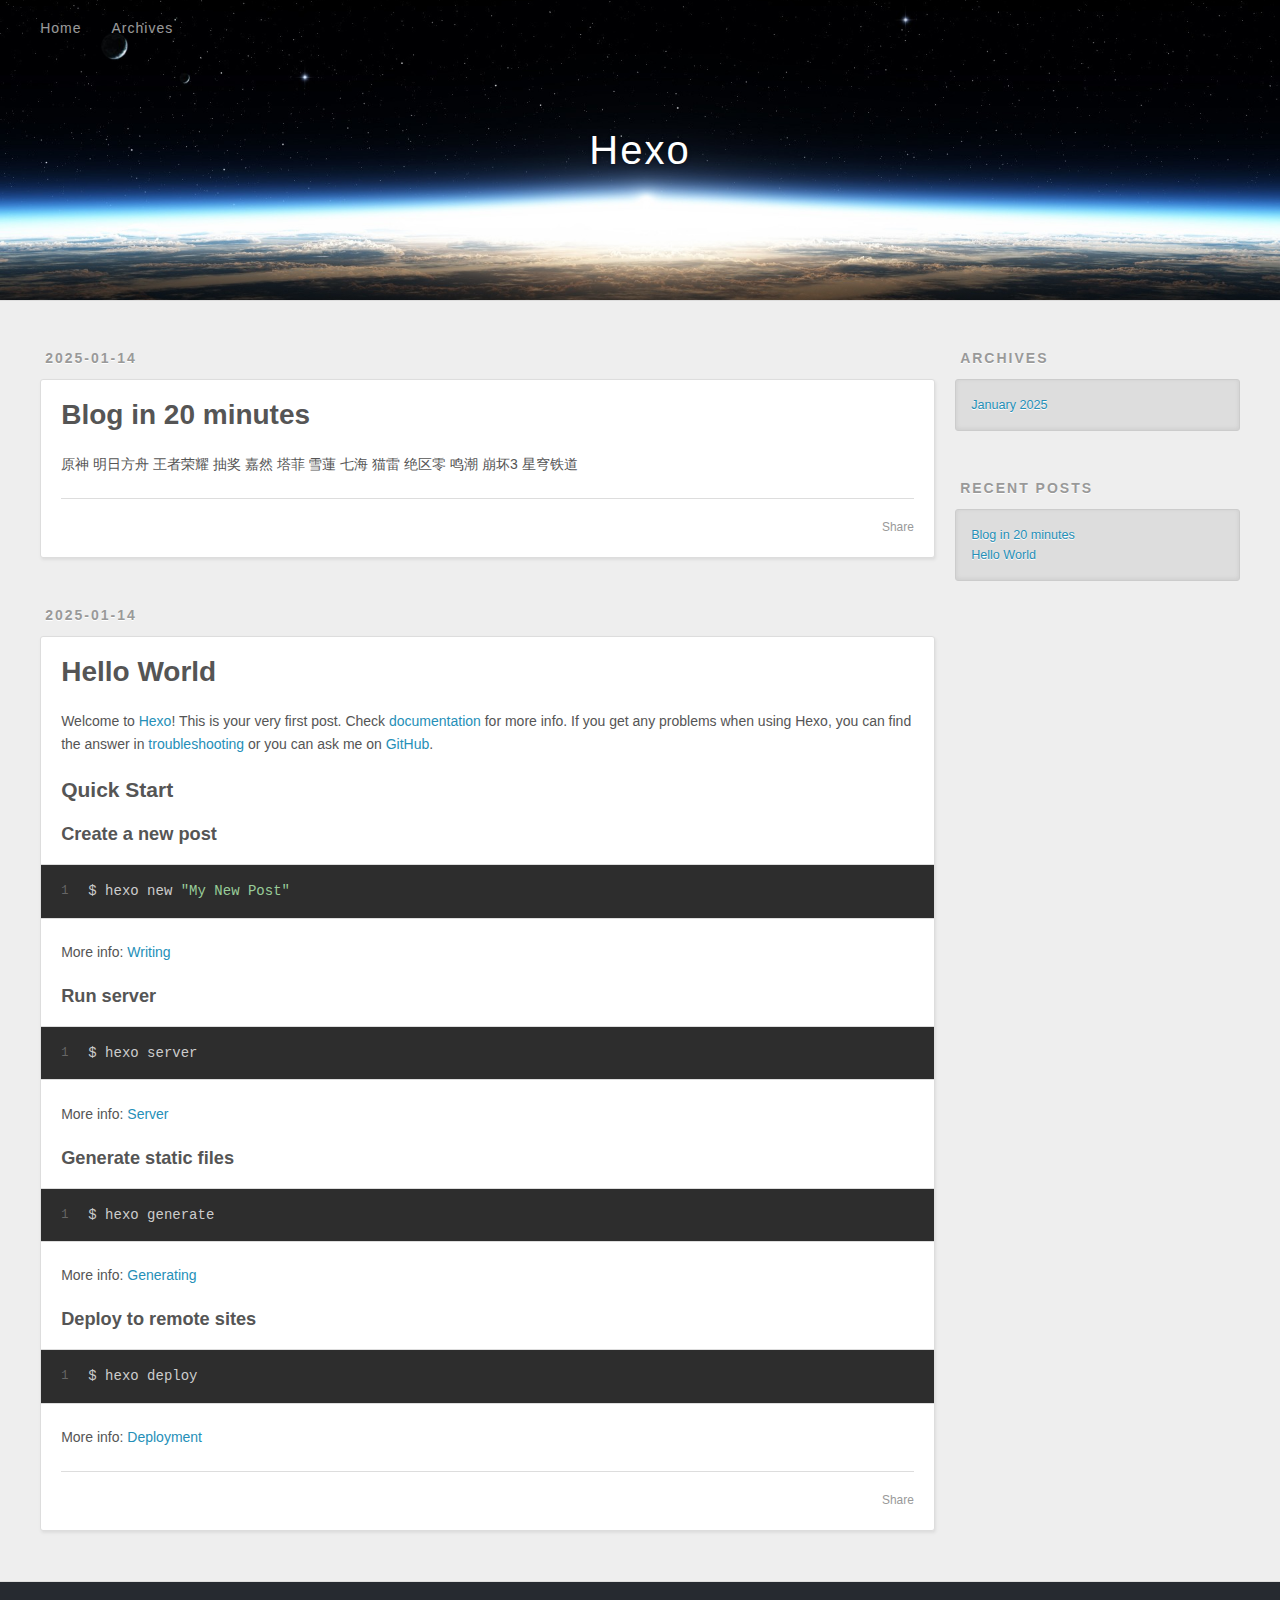
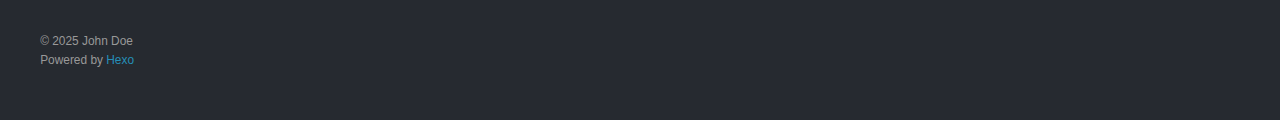
<file: index.html>
<!DOCTYPE html>
<html>
<head>
  <meta charset="utf-8">
  
  
  <title>Hexo</title>
  <meta name="viewport" content="width=device-width, initial-scale=1, shrink-to-fit=no">
  <meta property="og:type" content="website">
<meta property="og:title" content="Hexo">
<meta property="og:url" content="http://example.com/index.html">
<meta property="og:site_name" content="Hexo">
<meta property="og:locale" content="en_US">
<meta property="article:author" content="John Doe">
<meta name="twitter:card" content="summary">
  
    <link rel="alternate" href="/atom.xml" title="Hexo" type="application/atom+xml">
  
  
    <link rel="shortcut icon" href="/favicon.png">
  
  
  
<link rel="stylesheet" href="/css/style.css">

  
    
<link rel="stylesheet" href="/fancybox/jquery.fancybox.min.css">

  
  
<meta name="generator" content="Hexo 7.3.0"></head>

<body>
  <div id="container">
    <div id="wrap">
      <header id="header">
  <div id="banner"></div>
  <div id="header-outer" class="outer">
    <div id="header-title" class="inner">
      <h1 id="logo-wrap">
        <a href="/" id="logo">Hexo</a>
      </h1>
      
    </div>
    <div id="header-inner" class="inner">
      <nav id="main-nav">
        <a id="main-nav-toggle" class="nav-icon"><span class="fa fa-bars"></span></a>
        
          <a class="main-nav-link" href="/">Home</a>
        
          <a class="main-nav-link" href="/archives">Archives</a>
        
      </nav>
      <nav id="sub-nav">
        
        
          <a class="nav-icon" href="/atom.xml" title="RSS Feed"><span class="fa fa-rss"></span></a>
        
        <a class="nav-icon nav-search-btn" title="Search"><span class="fa fa-search"></span></a>
      </nav>
      <div id="search-form-wrap">
        <form action="//google.com/search" method="get" accept-charset="UTF-8" class="search-form"><input type="search" name="q" class="search-form-input" placeholder="Search"><button type="submit" class="search-form-submit">&#xF002;</button><input type="hidden" name="sitesearch" value="http://example.com"></form>
      </div>
    </div>
  </div>
</header>

      <div class="outer">
        <section id="main">
  
    <article id="post-Blog-in-20-minutes" class="h-entry article article-type-post" itemprop="blogPost" itemscope itemtype="https://schema.org/BlogPosting">
  <div class="article-meta">
    <a href="/2025/01/14/Blog-in-20-minutes/" class="article-date">
  <time class="dt-published" datetime="2025-01-14T07:18:37.000Z" itemprop="datePublished">2025-01-14</time>
</a>
    
  </div>
  <div class="article-inner">
    
    
      <header class="article-header">
        
  
    <h1 itemprop="name">
      <a class="p-name article-title" href="/2025/01/14/Blog-in-20-minutes/">Blog in 20 minutes</a>
    </h1>
  

      </header>
    
    <div class="e-content article-entry" itemprop="articleBody">
      
        <p>原神 明日方舟 王者荣耀 抽奖 嘉然 塔菲 雪蓮 七海 猫雷 绝区零 鸣潮 崩坏3 星穹铁道</p>

      
    </div>
    <footer class="article-footer">
      <a data-url="http://example.com/2025/01/14/Blog-in-20-minutes/" data-id="cm5w56ksm0000kcs64omhfc6z" data-title="Blog in 20 minutes" class="article-share-link"><span class="fa fa-share">Share</span></a>
      
      
      
    </footer>
  </div>
  
</article>



  
    <article id="post-hello-world" class="h-entry article article-type-post" itemprop="blogPost" itemscope itemtype="https://schema.org/BlogPosting">
  <div class="article-meta">
    <a href="/2025/01/14/hello-world/" class="article-date">
  <time class="dt-published" datetime="2025-01-14T07:17:15.045Z" itemprop="datePublished">2025-01-14</time>
</a>
    
  </div>
  <div class="article-inner">
    
    
      <header class="article-header">
        
  
    <h1 itemprop="name">
      <a class="p-name article-title" href="/2025/01/14/hello-world/">Hello World</a>
    </h1>
  

      </header>
    
    <div class="e-content article-entry" itemprop="articleBody">
      
        <p>Welcome to <a target="_blank" rel="noopener" href="https://hexo.io/">Hexo</a>! This is your very first post. Check <a target="_blank" rel="noopener" href="https://hexo.io/docs/">documentation</a> for more info. If you get any problems when using Hexo, you can find the answer in <a target="_blank" rel="noopener" href="https://hexo.io/docs/troubleshooting.html">troubleshooting</a> or you can ask me on <a target="_blank" rel="noopener" href="https://github.com/hexojs/hexo/issues">GitHub</a>.</p>
<h2 id="Quick-Start"><a href="#Quick-Start" class="headerlink" title="Quick Start"></a>Quick Start</h2><h3 id="Create-a-new-post"><a href="#Create-a-new-post" class="headerlink" title="Create a new post"></a>Create a new post</h3><figure class="highlight bash"><table><tr><td class="gutter"><pre><span class="line">1</span><br></pre></td><td class="code"><pre><span class="line">$ hexo new <span class="string">&quot;My New Post&quot;</span></span><br></pre></td></tr></table></figure>

<p>More info: <a target="_blank" rel="noopener" href="https://hexo.io/docs/writing.html">Writing</a></p>
<h3 id="Run-server"><a href="#Run-server" class="headerlink" title="Run server"></a>Run server</h3><figure class="highlight bash"><table><tr><td class="gutter"><pre><span class="line">1</span><br></pre></td><td class="code"><pre><span class="line">$ hexo server</span><br></pre></td></tr></table></figure>

<p>More info: <a target="_blank" rel="noopener" href="https://hexo.io/docs/server.html">Server</a></p>
<h3 id="Generate-static-files"><a href="#Generate-static-files" class="headerlink" title="Generate static files"></a>Generate static files</h3><figure class="highlight bash"><table><tr><td class="gutter"><pre><span class="line">1</span><br></pre></td><td class="code"><pre><span class="line">$ hexo generate</span><br></pre></td></tr></table></figure>

<p>More info: <a target="_blank" rel="noopener" href="https://hexo.io/docs/generating.html">Generating</a></p>
<h3 id="Deploy-to-remote-sites"><a href="#Deploy-to-remote-sites" class="headerlink" title="Deploy to remote sites"></a>Deploy to remote sites</h3><figure class="highlight bash"><table><tr><td class="gutter"><pre><span class="line">1</span><br></pre></td><td class="code"><pre><span class="line">$ hexo deploy</span><br></pre></td></tr></table></figure>

<p>More info: <a target="_blank" rel="noopener" href="https://hexo.io/docs/one-command-deployment.html">Deployment</a></p>

      
    </div>
    <footer class="article-footer">
      <a data-url="http://example.com/2025/01/14/hello-world/" data-id="cm5w56kst0001kcs638yvb31b" data-title="Hello World" class="article-share-link"><span class="fa fa-share">Share</span></a>
      
      
      
    </footer>
  </div>
  
</article>



  


</section>
        
          <aside id="sidebar">
  
    

  
    

  
    
  
    
  <div class="widget-wrap">
    <h3 class="widget-title">Archives</h3>
    <div class="widget">
      <ul class="archive-list"><li class="archive-list-item"><a class="archive-list-link" href="/archives/2025/01/">January 2025</a></li></ul>
    </div>
  </div>


  
    
  <div class="widget-wrap">
    <h3 class="widget-title">Recent Posts</h3>
    <div class="widget">
      <ul>
        
          <li>
            <a href="/2025/01/14/Blog-in-20-minutes/">Blog in 20 minutes</a>
          </li>
        
          <li>
            <a href="/2025/01/14/hello-world/">Hello World</a>
          </li>
        
      </ul>
    </div>
  </div>

  
</aside>
        
      </div>
      <footer id="footer">
  
  <div class="outer">
    <div id="footer-info" class="inner">
      
      &copy; 2025 John Doe<br>
      Powered by <a href="https://hexo.io/" target="_blank">Hexo</a>
    </div>
  </div>
</footer>

    </div>
    <nav id="mobile-nav">
  
    <a href="/" class="mobile-nav-link">Home</a>
  
    <a href="/archives" class="mobile-nav-link">Archives</a>
  
</nav>
    


<script src="/js/jquery-3.6.4.min.js"></script>



  
<script src="/fancybox/jquery.fancybox.min.js"></script>




<script src="/js/script.js"></script>





  </div>
</body>
</html>
</file>
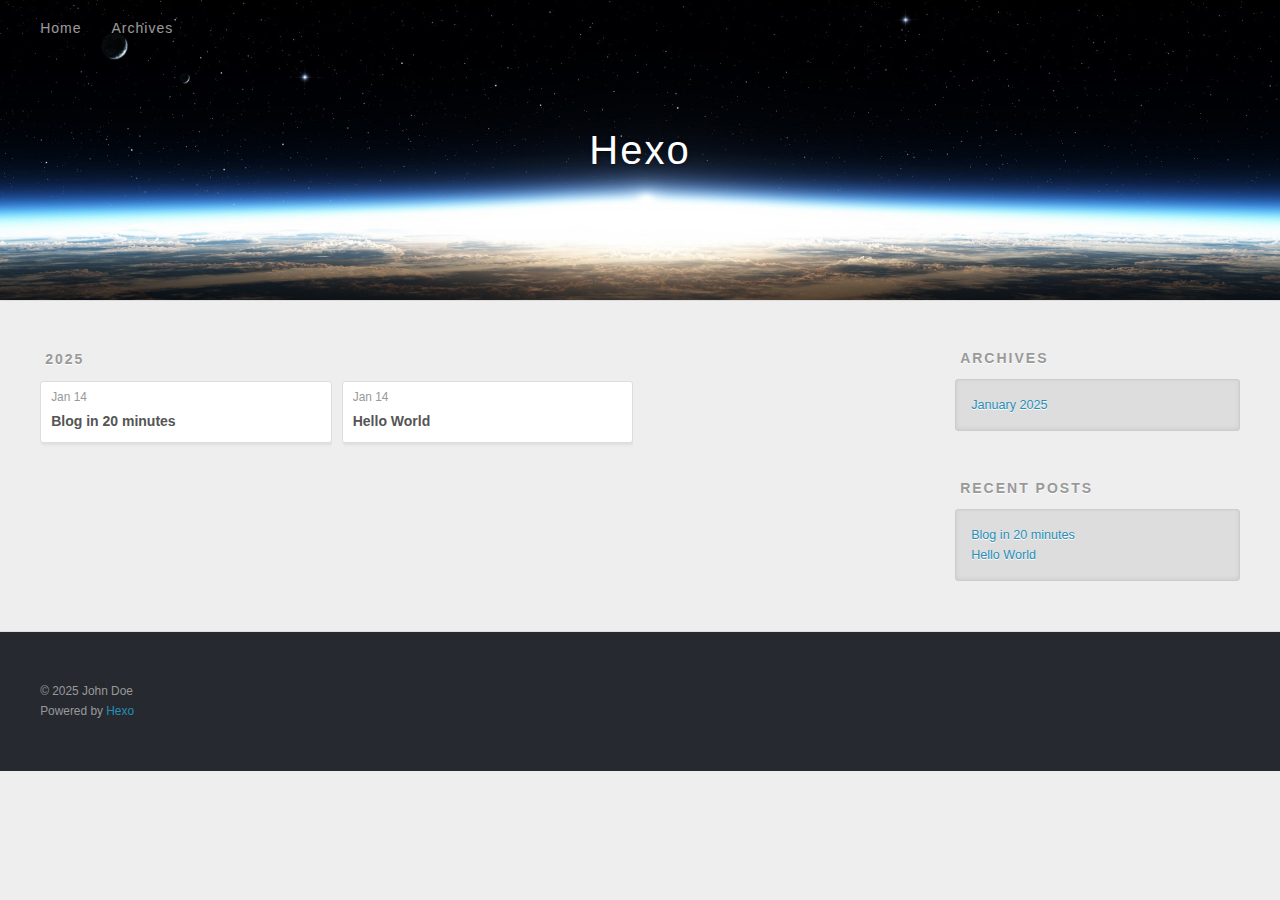
<file: archives/index.html>
<!DOCTYPE html>
<html>
<head>
  <meta charset="utf-8">
  
  
  <title>Archives | Hexo</title>
  <meta name="viewport" content="width=device-width, initial-scale=1, shrink-to-fit=no">
  <meta property="og:type" content="website">
<meta property="og:title" content="Hexo">
<meta property="og:url" content="http://example.com/archives/index.html">
<meta property="og:site_name" content="Hexo">
<meta property="og:locale" content="en_US">
<meta property="article:author" content="John Doe">
<meta name="twitter:card" content="summary">
  
    <link rel="alternate" href="/atom.xml" title="Hexo" type="application/atom+xml">
  
  
    <link rel="shortcut icon" href="/favicon.png">
  
  
  
<link rel="stylesheet" href="/css/style.css">

  
    
<link rel="stylesheet" href="/fancybox/jquery.fancybox.min.css">

  
  
<meta name="generator" content="Hexo 7.3.0"></head>

<body>
  <div id="container">
    <div id="wrap">
      <header id="header">
  <div id="banner"></div>
  <div id="header-outer" class="outer">
    <div id="header-title" class="inner">
      <h1 id="logo-wrap">
        <a href="/" id="logo">Hexo</a>
      </h1>
      
    </div>
    <div id="header-inner" class="inner">
      <nav id="main-nav">
        <a id="main-nav-toggle" class="nav-icon"><span class="fa fa-bars"></span></a>
        
          <a class="main-nav-link" href="/">Home</a>
        
          <a class="main-nav-link" href="/archives">Archives</a>
        
      </nav>
      <nav id="sub-nav">
        
        
          <a class="nav-icon" href="/atom.xml" title="RSS Feed"><span class="fa fa-rss"></span></a>
        
        <a class="nav-icon nav-search-btn" title="Search"><span class="fa fa-search"></span></a>
      </nav>
      <div id="search-form-wrap">
        <form action="//google.com/search" method="get" accept-charset="UTF-8" class="search-form"><input type="search" name="q" class="search-form-input" placeholder="Search"><button type="submit" class="search-form-submit">&#xF002;</button><input type="hidden" name="sitesearch" value="http://example.com"></form>
      </div>
    </div>
  </div>
</header>

      <div class="outer">
        <section id="main">
  
  
    
    
      
      
      <section class="archives-wrap">
        <div class="archive-year-wrap">
          <a href="/archives/2025" class="archive-year">2025</a>
        </div>
        <div class="archives">
    
    <article class="archive-article archive-type-post">
  <div class="archive-article-inner">
    <header class="archive-article-header">
      <a href="/2025/01/14/Blog-in-20-minutes/" class="archive-article-date">
  <time class="dt-published" datetime="2025-01-14T07:18:37.000Z" itemprop="datePublished">Jan 14</time>
</a>
      
  
    <h1 itemprop="name">
      <a class="archive-article-title" href="/2025/01/14/Blog-in-20-minutes/">Blog in 20 minutes</a>
    </h1>
  

    </header>
  </div>
</article>
  
    
    
    <article class="archive-article archive-type-post">
  <div class="archive-article-inner">
    <header class="archive-article-header">
      <a href="/2025/01/14/hello-world/" class="archive-article-date">
  <time class="dt-published" datetime="2025-01-14T07:17:15.045Z" itemprop="datePublished">Jan 14</time>
</a>
      
  
    <h1 itemprop="name">
      <a class="archive-article-title" href="/2025/01/14/hello-world/">Hello World</a>
    </h1>
  

    </header>
  </div>
</article>
  
  
    </div></section>
  


</section>
        
          <aside id="sidebar">
  
    

  
    

  
    
  
    
  <div class="widget-wrap">
    <h3 class="widget-title">Archives</h3>
    <div class="widget">
      <ul class="archive-list"><li class="archive-list-item"><a class="archive-list-link" href="/archives/2025/01/">January 2025</a></li></ul>
    </div>
  </div>


  
    
  <div class="widget-wrap">
    <h3 class="widget-title">Recent Posts</h3>
    <div class="widget">
      <ul>
        
          <li>
            <a href="/2025/01/14/Blog-in-20-minutes/">Blog in 20 minutes</a>
          </li>
        
          <li>
            <a href="/2025/01/14/hello-world/">Hello World</a>
          </li>
        
      </ul>
    </div>
  </div>

  
</aside>
        
      </div>
      <footer id="footer">
  
  <div class="outer">
    <div id="footer-info" class="inner">
      
      &copy; 2025 John Doe<br>
      Powered by <a href="https://hexo.io/" target="_blank">Hexo</a>
    </div>
  </div>
</footer>

    </div>
    <nav id="mobile-nav">
  
    <a href="/" class="mobile-nav-link">Home</a>
  
    <a href="/archives" class="mobile-nav-link">Archives</a>
  
</nav>
    


<script src="/js/jquery-3.6.4.min.js"></script>



  
<script src="/fancybox/jquery.fancybox.min.js"></script>




<script src="/js/script.js"></script>





  </div>
</body>
</html>
</file>
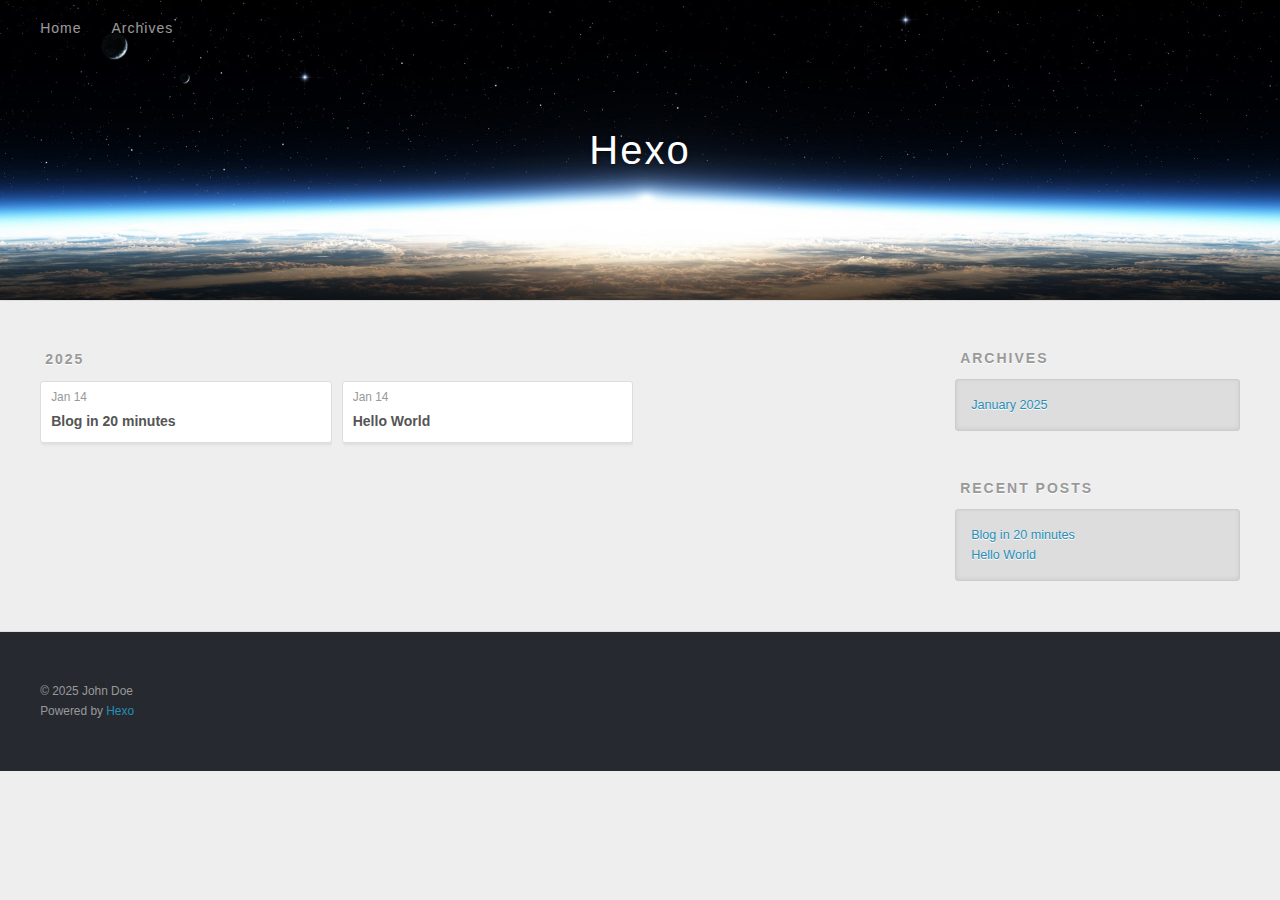
<file: archives/2025/index.html>
<!DOCTYPE html>
<html>
<head>
  <meta charset="utf-8">
  
  
  <title>Archives: 2025 | Hexo</title>
  <meta name="viewport" content="width=device-width, initial-scale=1, shrink-to-fit=no">
  <meta property="og:type" content="website">
<meta property="og:title" content="Hexo">
<meta property="og:url" content="http://example.com/archives/2025/index.html">
<meta property="og:site_name" content="Hexo">
<meta property="og:locale" content="en_US">
<meta property="article:author" content="John Doe">
<meta name="twitter:card" content="summary">
  
    <link rel="alternate" href="/atom.xml" title="Hexo" type="application/atom+xml">
  
  
    <link rel="shortcut icon" href="/favicon.png">
  
  
  
<link rel="stylesheet" href="/css/style.css">

  
    
<link rel="stylesheet" href="/fancybox/jquery.fancybox.min.css">

  
  
<meta name="generator" content="Hexo 7.3.0"></head>

<body>
  <div id="container">
    <div id="wrap">
      <header id="header">
  <div id="banner"></div>
  <div id="header-outer" class="outer">
    <div id="header-title" class="inner">
      <h1 id="logo-wrap">
        <a href="/" id="logo">Hexo</a>
      </h1>
      
    </div>
    <div id="header-inner" class="inner">
      <nav id="main-nav">
        <a id="main-nav-toggle" class="nav-icon"><span class="fa fa-bars"></span></a>
        
          <a class="main-nav-link" href="/">Home</a>
        
          <a class="main-nav-link" href="/archives">Archives</a>
        
      </nav>
      <nav id="sub-nav">
        
        
          <a class="nav-icon" href="/atom.xml" title="RSS Feed"><span class="fa fa-rss"></span></a>
        
        <a class="nav-icon nav-search-btn" title="Search"><span class="fa fa-search"></span></a>
      </nav>
      <div id="search-form-wrap">
        <form action="//google.com/search" method="get" accept-charset="UTF-8" class="search-form"><input type="search" name="q" class="search-form-input" placeholder="Search"><button type="submit" class="search-form-submit">&#xF002;</button><input type="hidden" name="sitesearch" value="http://example.com"></form>
      </div>
    </div>
  </div>
</header>

      <div class="outer">
        <section id="main">
  
  
    
    
      
      
      <section class="archives-wrap">
        <div class="archive-year-wrap">
          <a href="/archives/2025" class="archive-year">2025</a>
        </div>
        <div class="archives">
    
    <article class="archive-article archive-type-post">
  <div class="archive-article-inner">
    <header class="archive-article-header">
      <a href="/2025/01/14/Blog-in-20-minutes/" class="archive-article-date">
  <time class="dt-published" datetime="2025-01-14T07:18:37.000Z" itemprop="datePublished">Jan 14</time>
</a>
      
  
    <h1 itemprop="name">
      <a class="archive-article-title" href="/2025/01/14/Blog-in-20-minutes/">Blog in 20 minutes</a>
    </h1>
  

    </header>
  </div>
</article>
  
    
    
    <article class="archive-article archive-type-post">
  <div class="archive-article-inner">
    <header class="archive-article-header">
      <a href="/2025/01/14/hello-world/" class="archive-article-date">
  <time class="dt-published" datetime="2025-01-14T07:17:15.045Z" itemprop="datePublished">Jan 14</time>
</a>
      
  
    <h1 itemprop="name">
      <a class="archive-article-title" href="/2025/01/14/hello-world/">Hello World</a>
    </h1>
  

    </header>
  </div>
</article>
  
  
    </div></section>
  


</section>
        
          <aside id="sidebar">
  
    

  
    

  
    
  
    
  <div class="widget-wrap">
    <h3 class="widget-title">Archives</h3>
    <div class="widget">
      <ul class="archive-list"><li class="archive-list-item"><a class="archive-list-link" href="/archives/2025/01/">January 2025</a></li></ul>
    </div>
  </div>


  
    
  <div class="widget-wrap">
    <h3 class="widget-title">Recent Posts</h3>
    <div class="widget">
      <ul>
        
          <li>
            <a href="/2025/01/14/Blog-in-20-minutes/">Blog in 20 minutes</a>
          </li>
        
          <li>
            <a href="/2025/01/14/hello-world/">Hello World</a>
          </li>
        
      </ul>
    </div>
  </div>

  
</aside>
        
      </div>
      <footer id="footer">
  
  <div class="outer">
    <div id="footer-info" class="inner">
      
      &copy; 2025 John Doe<br>
      Powered by <a href="https://hexo.io/" target="_blank">Hexo</a>
    </div>
  </div>
</footer>

    </div>
    <nav id="mobile-nav">
  
    <a href="/" class="mobile-nav-link">Home</a>
  
    <a href="/archives" class="mobile-nav-link">Archives</a>
  
</nav>
    


<script src="/js/jquery-3.6.4.min.js"></script>



  
<script src="/fancybox/jquery.fancybox.min.js"></script>




<script src="/js/script.js"></script>





  </div>
</body>
</html>
</file>
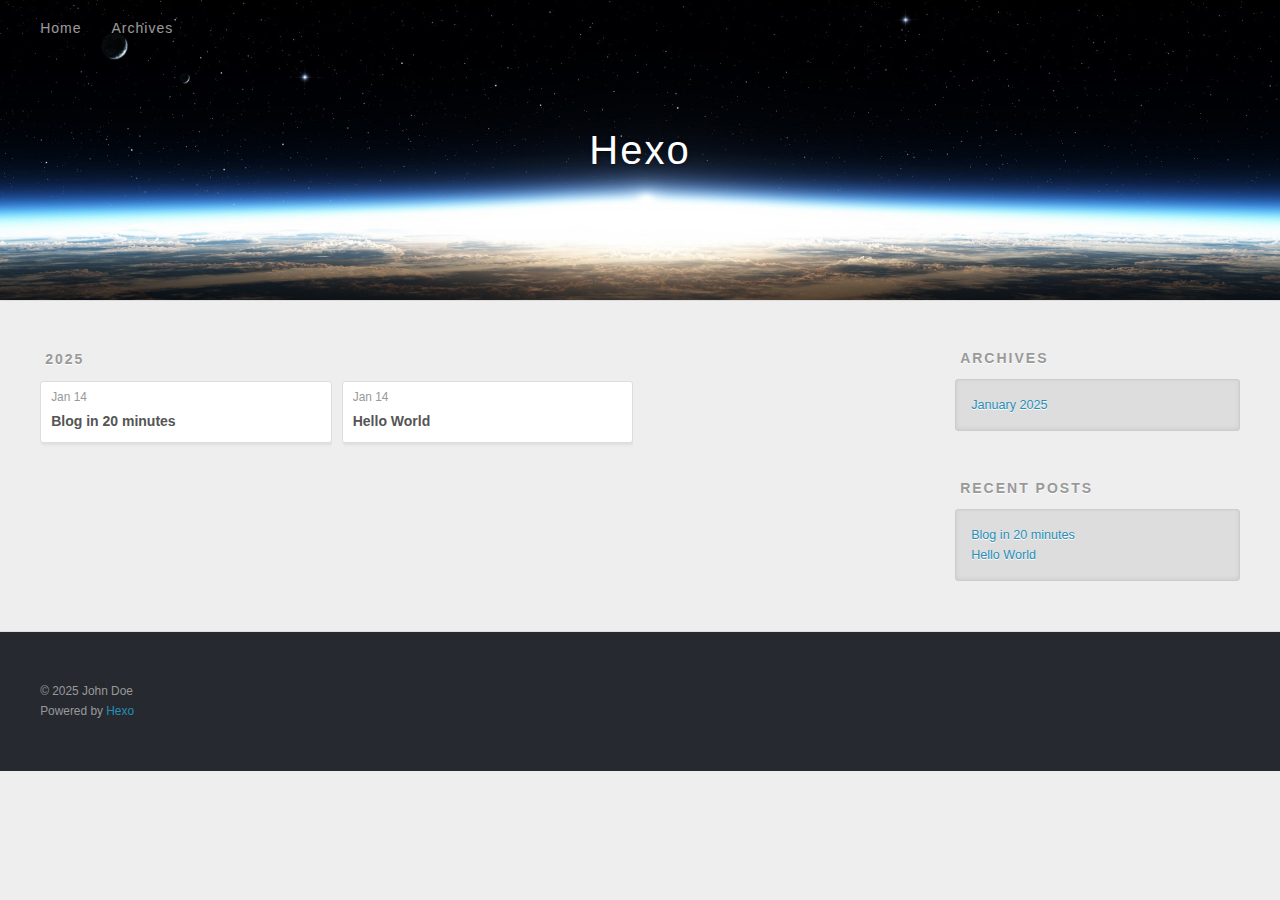
<file: archives/2025/01/index.html>
<!DOCTYPE html>
<html>
<head>
  <meta charset="utf-8">
  
  
  <title>Archives: 2025/1 | Hexo</title>
  <meta name="viewport" content="width=device-width, initial-scale=1, shrink-to-fit=no">
  <meta property="og:type" content="website">
<meta property="og:title" content="Hexo">
<meta property="og:url" content="http://example.com/archives/2025/01/index.html">
<meta property="og:site_name" content="Hexo">
<meta property="og:locale" content="en_US">
<meta property="article:author" content="John Doe">
<meta name="twitter:card" content="summary">
  
    <link rel="alternate" href="/atom.xml" title="Hexo" type="application/atom+xml">
  
  
    <link rel="shortcut icon" href="/favicon.png">
  
  
  
<link rel="stylesheet" href="/css/style.css">

  
    
<link rel="stylesheet" href="/fancybox/jquery.fancybox.min.css">

  
  
<meta name="generator" content="Hexo 7.3.0"></head>

<body>
  <div id="container">
    <div id="wrap">
      <header id="header">
  <div id="banner"></div>
  <div id="header-outer" class="outer">
    <div id="header-title" class="inner">
      <h1 id="logo-wrap">
        <a href="/" id="logo">Hexo</a>
      </h1>
      
    </div>
    <div id="header-inner" class="inner">
      <nav id="main-nav">
        <a id="main-nav-toggle" class="nav-icon"><span class="fa fa-bars"></span></a>
        
          <a class="main-nav-link" href="/">Home</a>
        
          <a class="main-nav-link" href="/archives">Archives</a>
        
      </nav>
      <nav id="sub-nav">
        
        
          <a class="nav-icon" href="/atom.xml" title="RSS Feed"><span class="fa fa-rss"></span></a>
        
        <a class="nav-icon nav-search-btn" title="Search"><span class="fa fa-search"></span></a>
      </nav>
      <div id="search-form-wrap">
        <form action="//google.com/search" method="get" accept-charset="UTF-8" class="search-form"><input type="search" name="q" class="search-form-input" placeholder="Search"><button type="submit" class="search-form-submit">&#xF002;</button><input type="hidden" name="sitesearch" value="http://example.com"></form>
      </div>
    </div>
  </div>
</header>

      <div class="outer">
        <section id="main">
  
  
    
    
      
      
      <section class="archives-wrap">
        <div class="archive-year-wrap">
          <a href="/archives/2025" class="archive-year">2025</a>
        </div>
        <div class="archives">
    
    <article class="archive-article archive-type-post">
  <div class="archive-article-inner">
    <header class="archive-article-header">
      <a href="/2025/01/14/Blog-in-20-minutes/" class="archive-article-date">
  <time class="dt-published" datetime="2025-01-14T07:18:37.000Z" itemprop="datePublished">Jan 14</time>
</a>
      
  
    <h1 itemprop="name">
      <a class="archive-article-title" href="/2025/01/14/Blog-in-20-minutes/">Blog in 20 minutes</a>
    </h1>
  

    </header>
  </div>
</article>
  
    
    
    <article class="archive-article archive-type-post">
  <div class="archive-article-inner">
    <header class="archive-article-header">
      <a href="/2025/01/14/hello-world/" class="archive-article-date">
  <time class="dt-published" datetime="2025-01-14T07:17:15.045Z" itemprop="datePublished">Jan 14</time>
</a>
      
  
    <h1 itemprop="name">
      <a class="archive-article-title" href="/2025/01/14/hello-world/">Hello World</a>
    </h1>
  

    </header>
  </div>
</article>
  
  
    </div></section>
  


</section>
        
          <aside id="sidebar">
  
    

  
    

  
    
  
    
  <div class="widget-wrap">
    <h3 class="widget-title">Archives</h3>
    <div class="widget">
      <ul class="archive-list"><li class="archive-list-item"><a class="archive-list-link" href="/archives/2025/01/">January 2025</a></li></ul>
    </div>
  </div>


  
    
  <div class="widget-wrap">
    <h3 class="widget-title">Recent Posts</h3>
    <div class="widget">
      <ul>
        
          <li>
            <a href="/2025/01/14/Blog-in-20-minutes/">Blog in 20 minutes</a>
          </li>
        
          <li>
            <a href="/2025/01/14/hello-world/">Hello World</a>
          </li>
        
      </ul>
    </div>
  </div>

  
</aside>
        
      </div>
      <footer id="footer">
  
  <div class="outer">
    <div id="footer-info" class="inner">
      
      &copy; 2025 John Doe<br>
      Powered by <a href="https://hexo.io/" target="_blank">Hexo</a>
    </div>
  </div>
</footer>

    </div>
    <nav id="mobile-nav">
  
    <a href="/" class="mobile-nav-link">Home</a>
  
    <a href="/archives" class="mobile-nav-link">Archives</a>
  
</nav>
    


<script src="/js/jquery-3.6.4.min.js"></script>



  
<script src="/fancybox/jquery.fancybox.min.js"></script>




<script src="/js/script.js"></script>





  </div>
</body>
</html>
</file>
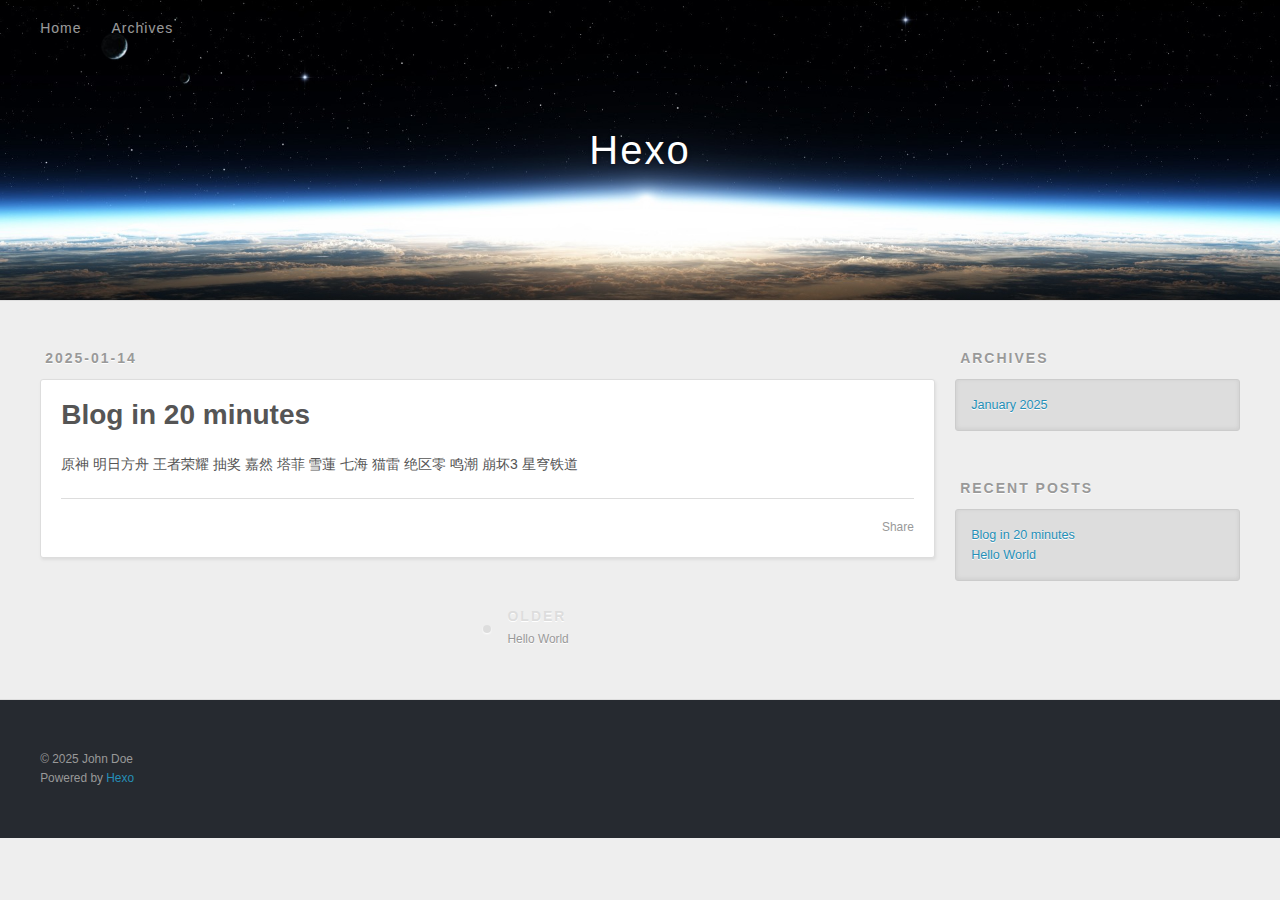
<file: 2025/01/14/Blog-in-20-minutes/index.html>
<!DOCTYPE html>
<html>
<head>
  <meta charset="utf-8">
  
  
  <title>Blog in 20 minutes | Hexo</title>
  <meta name="viewport" content="width=device-width, initial-scale=1, shrink-to-fit=no">
  <meta name="description" content="原神 明日方舟 王者荣耀 抽奖 嘉然 塔菲 雪蓮 七海 猫雷 绝区零 鸣潮 崩坏3 星穹铁道">
<meta property="og:type" content="article">
<meta property="og:title" content="Blog in 20 minutes">
<meta property="og:url" content="http://example.com/2025/01/14/Blog-in-20-minutes/index.html">
<meta property="og:site_name" content="Hexo">
<meta property="og:description" content="原神 明日方舟 王者荣耀 抽奖 嘉然 塔菲 雪蓮 七海 猫雷 绝区零 鸣潮 崩坏3 星穹铁道">
<meta property="og:locale" content="en_US">
<meta property="article:published_time" content="2025-01-14T07:18:37.000Z">
<meta property="article:modified_time" content="2025-01-14T07:18:55.625Z">
<meta property="article:author" content="John Doe">
<meta name="twitter:card" content="summary">
  
    <link rel="alternate" href="/atom.xml" title="Hexo" type="application/atom+xml">
  
  
    <link rel="shortcut icon" href="/favicon.png">
  
  
  
<link rel="stylesheet" href="/css/style.css">

  
    
<link rel="stylesheet" href="/fancybox/jquery.fancybox.min.css">

  
  
<meta name="generator" content="Hexo 7.3.0"></head>

<body>
  <div id="container">
    <div id="wrap">
      <header id="header">
  <div id="banner"></div>
  <div id="header-outer" class="outer">
    <div id="header-title" class="inner">
      <h1 id="logo-wrap">
        <a href="/" id="logo">Hexo</a>
      </h1>
      
    </div>
    <div id="header-inner" class="inner">
      <nav id="main-nav">
        <a id="main-nav-toggle" class="nav-icon"><span class="fa fa-bars"></span></a>
        
          <a class="main-nav-link" href="/">Home</a>
        
          <a class="main-nav-link" href="/archives">Archives</a>
        
      </nav>
      <nav id="sub-nav">
        
        
          <a class="nav-icon" href="/atom.xml" title="RSS Feed"><span class="fa fa-rss"></span></a>
        
        <a class="nav-icon nav-search-btn" title="Search"><span class="fa fa-search"></span></a>
      </nav>
      <div id="search-form-wrap">
        <form action="//google.com/search" method="get" accept-charset="UTF-8" class="search-form"><input type="search" name="q" class="search-form-input" placeholder="Search"><button type="submit" class="search-form-submit">&#xF002;</button><input type="hidden" name="sitesearch" value="http://example.com"></form>
      </div>
    </div>
  </div>
</header>

      <div class="outer">
        <section id="main"><article id="post-Blog-in-20-minutes" class="h-entry article article-type-post" itemprop="blogPost" itemscope itemtype="https://schema.org/BlogPosting">
  <div class="article-meta">
    <a href="/2025/01/14/Blog-in-20-minutes/" class="article-date">
  <time class="dt-published" datetime="2025-01-14T07:18:37.000Z" itemprop="datePublished">2025-01-14</time>
</a>
    
  </div>
  <div class="article-inner">
    
    
      <header class="article-header">
        
  
    <h1 class="p-name article-title" itemprop="headline name">
      Blog in 20 minutes
    </h1>
  

      </header>
    
    <div class="e-content article-entry" itemprop="articleBody">
      
        <p>原神 明日方舟 王者荣耀 抽奖 嘉然 塔菲 雪蓮 七海 猫雷 绝区零 鸣潮 崩坏3 星穹铁道</p>

      
    </div>
    <footer class="article-footer">
      <a data-url="http://example.com/2025/01/14/Blog-in-20-minutes/" data-id="cm5w56ksm0000kcs64omhfc6z" data-title="Blog in 20 minutes" class="article-share-link"><span class="fa fa-share">Share</span></a>
      
      
      
    </footer>
  </div>
  
    
<nav id="article-nav">
  
  
    <a href="/2025/01/14/hello-world/" id="article-nav-older" class="article-nav-link-wrap">
      <strong class="article-nav-caption">Older</strong>
      <div class="article-nav-title">Hello World</div>
    </a>
  
</nav>

  
</article>


</section>
        
          <aside id="sidebar">
  
    

  
    

  
    
  
    
  <div class="widget-wrap">
    <h3 class="widget-title">Archives</h3>
    <div class="widget">
      <ul class="archive-list"><li class="archive-list-item"><a class="archive-list-link" href="/archives/2025/01/">January 2025</a></li></ul>
    </div>
  </div>


  
    
  <div class="widget-wrap">
    <h3 class="widget-title">Recent Posts</h3>
    <div class="widget">
      <ul>
        
          <li>
            <a href="/2025/01/14/Blog-in-20-minutes/">Blog in 20 minutes</a>
          </li>
        
          <li>
            <a href="/2025/01/14/hello-world/">Hello World</a>
          </li>
        
      </ul>
    </div>
  </div>

  
</aside>
        
      </div>
      <footer id="footer">
  
  <div class="outer">
    <div id="footer-info" class="inner">
      
      &copy; 2025 John Doe<br>
      Powered by <a href="https://hexo.io/" target="_blank">Hexo</a>
    </div>
  </div>
</footer>

    </div>
    <nav id="mobile-nav">
  
    <a href="/" class="mobile-nav-link">Home</a>
  
    <a href="/archives" class="mobile-nav-link">Archives</a>
  
</nav>
    


<script src="/js/jquery-3.6.4.min.js"></script>



  
<script src="/fancybox/jquery.fancybox.min.js"></script>




<script src="/js/script.js"></script>





  </div>
</body>
</html>
</file>
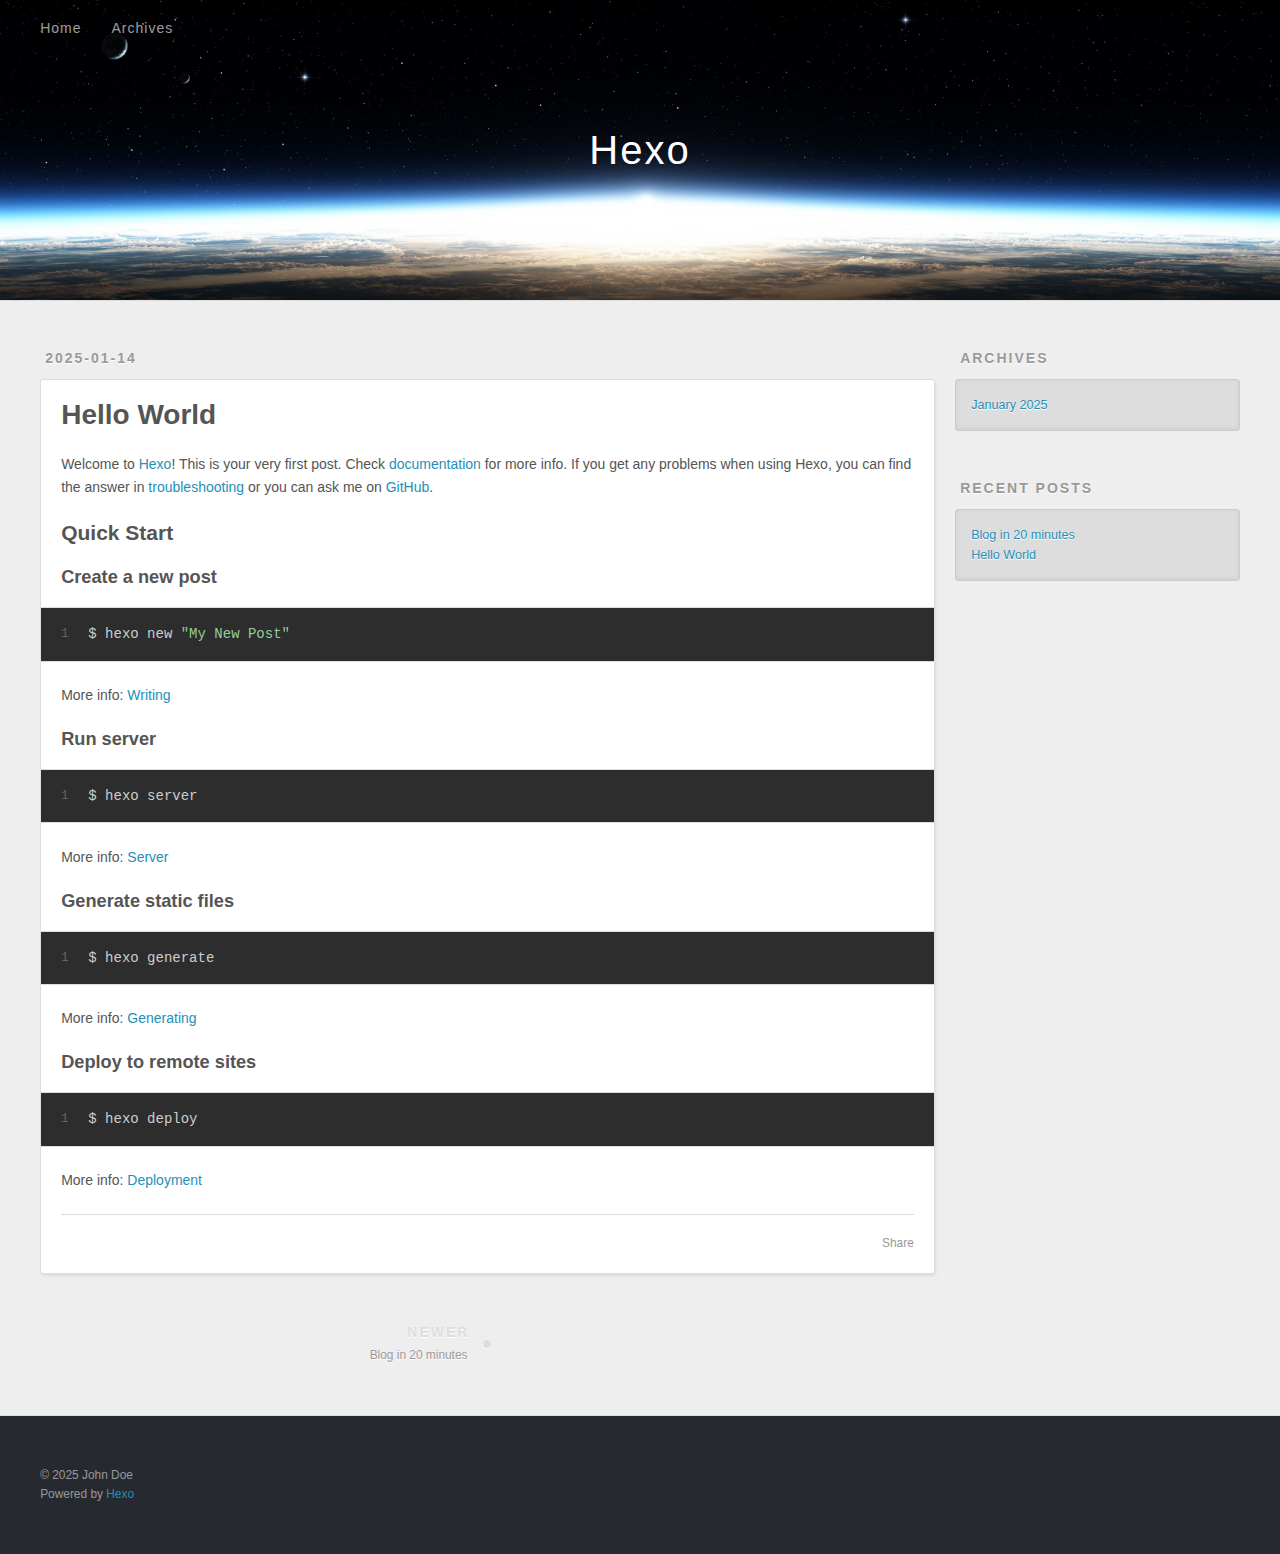
<file: 2025/01/14/hello-world/index.html>
<!DOCTYPE html>
<html>
<head>
  <meta charset="utf-8">
  
  
  <title>Hello World | Hexo</title>
  <meta name="viewport" content="width=device-width, initial-scale=1, shrink-to-fit=no">
  <meta name="description" content="Welcome to Hexo! This is your very first post. Check documentation for more info. If you get any problems when using Hexo, you can find the answer in troubleshooting or you can ask me on GitHub. Quick">
<meta property="og:type" content="article">
<meta property="og:title" content="Hello World">
<meta property="og:url" content="http://example.com/2025/01/14/hello-world/index.html">
<meta property="og:site_name" content="Hexo">
<meta property="og:description" content="Welcome to Hexo! This is your very first post. Check documentation for more info. If you get any problems when using Hexo, you can find the answer in troubleshooting or you can ask me on GitHub. Quick">
<meta property="og:locale" content="en_US">
<meta property="article:published_time" content="2025-01-14T07:17:15.045Z">
<meta property="article:modified_time" content="2025-01-14T07:17:15.045Z">
<meta property="article:author" content="John Doe">
<meta name="twitter:card" content="summary">
  
    <link rel="alternate" href="/atom.xml" title="Hexo" type="application/atom+xml">
  
  
    <link rel="shortcut icon" href="/favicon.png">
  
  
  
<link rel="stylesheet" href="/css/style.css">

  
    
<link rel="stylesheet" href="/fancybox/jquery.fancybox.min.css">

  
  
<meta name="generator" content="Hexo 7.3.0"></head>

<body>
  <div id="container">
    <div id="wrap">
      <header id="header">
  <div id="banner"></div>
  <div id="header-outer" class="outer">
    <div id="header-title" class="inner">
      <h1 id="logo-wrap">
        <a href="/" id="logo">Hexo</a>
      </h1>
      
    </div>
    <div id="header-inner" class="inner">
      <nav id="main-nav">
        <a id="main-nav-toggle" class="nav-icon"><span class="fa fa-bars"></span></a>
        
          <a class="main-nav-link" href="/">Home</a>
        
          <a class="main-nav-link" href="/archives">Archives</a>
        
      </nav>
      <nav id="sub-nav">
        
        
          <a class="nav-icon" href="/atom.xml" title="RSS Feed"><span class="fa fa-rss"></span></a>
        
        <a class="nav-icon nav-search-btn" title="Search"><span class="fa fa-search"></span></a>
      </nav>
      <div id="search-form-wrap">
        <form action="//google.com/search" method="get" accept-charset="UTF-8" class="search-form"><input type="search" name="q" class="search-form-input" placeholder="Search"><button type="submit" class="search-form-submit">&#xF002;</button><input type="hidden" name="sitesearch" value="http://example.com"></form>
      </div>
    </div>
  </div>
</header>

      <div class="outer">
        <section id="main"><article id="post-hello-world" class="h-entry article article-type-post" itemprop="blogPost" itemscope itemtype="https://schema.org/BlogPosting">
  <div class="article-meta">
    <a href="/2025/01/14/hello-world/" class="article-date">
  <time class="dt-published" datetime="2025-01-14T07:17:15.045Z" itemprop="datePublished">2025-01-14</time>
</a>
    
  </div>
  <div class="article-inner">
    
    
      <header class="article-header">
        
  
    <h1 class="p-name article-title" itemprop="headline name">
      Hello World
    </h1>
  

      </header>
    
    <div class="e-content article-entry" itemprop="articleBody">
      
        <p>Welcome to <a target="_blank" rel="noopener" href="https://hexo.io/">Hexo</a>! This is your very first post. Check <a target="_blank" rel="noopener" href="https://hexo.io/docs/">documentation</a> for more info. If you get any problems when using Hexo, you can find the answer in <a target="_blank" rel="noopener" href="https://hexo.io/docs/troubleshooting.html">troubleshooting</a> or you can ask me on <a target="_blank" rel="noopener" href="https://github.com/hexojs/hexo/issues">GitHub</a>.</p>
<h2 id="Quick-Start"><a href="#Quick-Start" class="headerlink" title="Quick Start"></a>Quick Start</h2><h3 id="Create-a-new-post"><a href="#Create-a-new-post" class="headerlink" title="Create a new post"></a>Create a new post</h3><figure class="highlight bash"><table><tr><td class="gutter"><pre><span class="line">1</span><br></pre></td><td class="code"><pre><span class="line">$ hexo new <span class="string">&quot;My New Post&quot;</span></span><br></pre></td></tr></table></figure>

<p>More info: <a target="_blank" rel="noopener" href="https://hexo.io/docs/writing.html">Writing</a></p>
<h3 id="Run-server"><a href="#Run-server" class="headerlink" title="Run server"></a>Run server</h3><figure class="highlight bash"><table><tr><td class="gutter"><pre><span class="line">1</span><br></pre></td><td class="code"><pre><span class="line">$ hexo server</span><br></pre></td></tr></table></figure>

<p>More info: <a target="_blank" rel="noopener" href="https://hexo.io/docs/server.html">Server</a></p>
<h3 id="Generate-static-files"><a href="#Generate-static-files" class="headerlink" title="Generate static files"></a>Generate static files</h3><figure class="highlight bash"><table><tr><td class="gutter"><pre><span class="line">1</span><br></pre></td><td class="code"><pre><span class="line">$ hexo generate</span><br></pre></td></tr></table></figure>

<p>More info: <a target="_blank" rel="noopener" href="https://hexo.io/docs/generating.html">Generating</a></p>
<h3 id="Deploy-to-remote-sites"><a href="#Deploy-to-remote-sites" class="headerlink" title="Deploy to remote sites"></a>Deploy to remote sites</h3><figure class="highlight bash"><table><tr><td class="gutter"><pre><span class="line">1</span><br></pre></td><td class="code"><pre><span class="line">$ hexo deploy</span><br></pre></td></tr></table></figure>

<p>More info: <a target="_blank" rel="noopener" href="https://hexo.io/docs/one-command-deployment.html">Deployment</a></p>

      
    </div>
    <footer class="article-footer">
      <a data-url="http://example.com/2025/01/14/hello-world/" data-id="cm5w56kst0001kcs638yvb31b" data-title="Hello World" class="article-share-link"><span class="fa fa-share">Share</span></a>
      
      
      
    </footer>
  </div>
  
    
<nav id="article-nav">
  
    <a href="/2025/01/14/Blog-in-20-minutes/" id="article-nav-newer" class="article-nav-link-wrap">
      <strong class="article-nav-caption">Newer</strong>
      <div class="article-nav-title">
        
          Blog in 20 minutes
        
      </div>
    </a>
  
  
</nav>

  
</article>


</section>
        
          <aside id="sidebar">
  
    

  
    

  
    
  
    
  <div class="widget-wrap">
    <h3 class="widget-title">Archives</h3>
    <div class="widget">
      <ul class="archive-list"><li class="archive-list-item"><a class="archive-list-link" href="/archives/2025/01/">January 2025</a></li></ul>
    </div>
  </div>


  
    
  <div class="widget-wrap">
    <h3 class="widget-title">Recent Posts</h3>
    <div class="widget">
      <ul>
        
          <li>
            <a href="/2025/01/14/Blog-in-20-minutes/">Blog in 20 minutes</a>
          </li>
        
          <li>
            <a href="/2025/01/14/hello-world/">Hello World</a>
          </li>
        
      </ul>
    </div>
  </div>

  
</aside>
        
      </div>
      <footer id="footer">
  
  <div class="outer">
    <div id="footer-info" class="inner">
      
      &copy; 2025 John Doe<br>
      Powered by <a href="https://hexo.io/" target="_blank">Hexo</a>
    </div>
  </div>
</footer>

    </div>
    <nav id="mobile-nav">
  
    <a href="/" class="mobile-nav-link">Home</a>
  
    <a href="/archives" class="mobile-nav-link">Archives</a>
  
</nav>
    


<script src="/js/jquery-3.6.4.min.js"></script>



  
<script src="/fancybox/jquery.fancybox.min.js"></script>




<script src="/js/script.js"></script>





  </div>
</body>
</html>
</file>
<file: css/style.css>
body {
  width: 100%;
}
body:before,
body:after {
  content: "";
  display: table;
}
body:after {
  clear: both;
}
html,
body,
div,
span,
applet,
object,
iframe,
h1,
h2,
h3,
h4,
h5,
h6,
p,
blockquote,
pre,
a,
abbr,
acronym,
address,
big,
cite,
code,
del,
dfn,
em,
img,
ins,
kbd,
q,
s,
samp,
small,
strike,
strong,
sub,
sup,
tt,
var,
dl,
dt,
dd,
ol,
ul,
li,
fieldset,
form,
label,
legend,
table,
caption,
tbody,
tfoot,
thead,
tr,
th,
td {
  margin: 0;
  padding: 0;
  border: 0;
  outline: 0;
  font-weight: inherit;
  font-style: inherit;
  font-family: inherit;
  font-size: 100%;
  vertical-align: baseline;
}
body {
  line-height: 1;
  color: #000;
  background: #fff;
}
ol,
ul {
  list-style: none;
}
table {
  border-collapse: separate;
  border-spacing: 0;
  vertical-align: middle;
}
caption,
th,
td {
  text-align: left;
  font-weight: normal;
  vertical-align: middle;
}
a img {
  border: none;
}
input,
button {
  margin: 0;
  padding: 0;
}
input::-moz-focus-inner,
button::-moz-focus-inner {
  border: 0;
  padding: 0;
}
html,
body,
#container {
  height: 100%;
}
body {
  background: #eee;
  font: 14px -apple-system, BlinkMacSystemFont, "Segoe UI", "Roboto", "Oxygen", "Ubuntu", "Cantarell", "Fira Sans", "Droid Sans", "Helvetica Neue", sans-serif;
  -webkit-text-size-adjust: 100%;
}
.outer {
  max-width: 1220px;
  margin: 0 auto;
  padding: 0 20px;
}
.outer:before,
.outer:after {
  content: "";
  display: table;
}
.outer:after {
  clear: both;
}
.inner {
  display: inline;
  float: left;
  width: 98.33333333333333%;
  margin: 0 0.833333333333333%;
}
.left,
.alignleft {
  float: left;
}
.right,
.alignright {
  float: right;
}
.clear {
  clear: both;
}
#container {
  position: relative;
}
.mobile-nav-on {
  overflow: hidden;
}
#wrap {
  height: 100%;
  width: 100%;
  position: absolute;
  top: 0;
  left: 0;
  -webkit-transition: 0.2s ease-out;
  -moz-transition: 0.2s ease-out;
  -ms-transition: 0.2s ease-out;
  transition: 0.2s ease-out;
  z-index: 1;
  background: #eee;
}
.mobile-nav-on #wrap {
  left: 280px;
}
@media screen and (min-width: 768px) {
  #main {
    display: inline;
    float: left;
    width: 73.33333333333333%;
    margin: 0 0.833333333333333%;
  }
}
.article-date,
.article-category-link,
.archive-year,
.widget-title {
  text-decoration: none;
  text-transform: uppercase;
  letter-spacing: 2px;
  color: #999;
  margin-bottom: 1em;
  margin-left: 5px;
  line-height: 1em;
  text-shadow: 0 1px #fff;
  font-weight: bold;
}
.article-inner,
.archive-article-inner {
  background: #fff;
  -webkit-box-shadow: 1px 2px 3px #ddd;
  box-shadow: 1px 2px 3px #ddd;
  border: 1px solid #ddd;
  border-radius: 3px;
}
.article-entry h1,
.widget h1 {
  font-size: 2em;
}
.article-entry h2,
.widget h2 {
  font-size: 1.5em;
}
.article-entry h3,
.widget h3 {
  font-size: 1.3em;
}
.article-entry h4,
.widget h4 {
  font-size: 1.2em;
}
.article-entry h5,
.widget h5 {
  font-size: 1em;
}
.article-entry h6,
.widget h6 {
  font-size: 1em;
  color: #999;
}
.article-entry hr,
.widget hr {
  border: 1px dashed #ddd;
}
.article-entry strong,
.widget strong {
  font-weight: bold;
}
.article-entry em,
.widget em,
.article-entry cite,
.widget cite {
  font-style: italic;
}
.article-entry sup,
.widget sup,
.article-entry sub,
.widget sub {
  font-size: 0.75em;
  line-height: 0;
  position: relative;
  vertical-align: baseline;
}
.article-entry sup,
.widget sup {
  top: -0.5em;
}
.article-entry sub,
.widget sub {
  bottom: -0.2em;
}
.article-entry small,
.widget small {
  font-size: 0.85em;
}
.article-entry acronym,
.widget acronym,
.article-entry abbr,
.widget abbr {
  border-bottom: 1px dotted;
}
.article-entry ul,
.widget ul,
.article-entry ol,
.widget ol,
.article-entry dl,
.widget dl {
  margin: 0 20px;
  line-height: 1.6em;
}
.article-entry ul ul,
.widget ul ul,
.article-entry ol ul,
.widget ol ul,
.article-entry ul ol,
.widget ul ol,
.article-entry ol ol,
.widget ol ol {
  margin-top: 0;
  margin-bottom: 0;
}
.article-entry ul,
.widget ul {
  list-style: disc;
}
.article-entry ol,
.widget ol {
  list-style: decimal;
}
.article-entry dt,
.widget dt {
  font-weight: bold;
}
#header {
  height: 300px;
  position: relative;
  border-bottom: 1px solid #ddd;
}
#header:before,
#header:after {
  content: "";
  position: absolute;
  left: 0;
  right: 0;
  height: 40px;
}
#header:before {
  top: 0;
  background: -webkit-linear-gradient(rgba(0,0,0,0.2), transparent);
  background: -moz-linear-gradient(rgba(0,0,0,0.2), transparent);
  background: -ms-linear-gradient(rgba(0,0,0,0.2), transparent);
  background: linear-gradient(rgba(0,0,0,0.2), transparent);
}
#header:after {
  bottom: 0;
  background: -webkit-linear-gradient(transparent, rgba(0,0,0,0.2));
  background: -moz-linear-gradient(transparent, rgba(0,0,0,0.2));
  background: -ms-linear-gradient(transparent, rgba(0,0,0,0.2));
  background: linear-gradient(transparent, rgba(0,0,0,0.2));
}
#header-outer {
  height: 100%;
  position: relative;
}
#header-inner {
  position: relative;
  overflow: hidden;
}
#banner {
  position: absolute;
  top: 0;
  left: 0;
  width: 100%;
  height: 100%;
  background: url("images/banner.jpg") center #000;
  background-size: cover;
  z-index: -1;
}
#header-title {
  text-align: center;
  height: 40px;
  position: absolute;
  top: 50%;
  left: 0;
  margin-top: -20px;
}
#logo,
#subtitle {
  text-decoration: none;
  color: #fff;
  font-weight: 300;
  text-shadow: 0 1px 4px rgba(0,0,0,0.3);
}
#logo {
  font-size: 40px;
  line-height: 40px;
  letter-spacing: 2px;
}
#subtitle {
  font-size: 16px;
  line-height: 16px;
  letter-spacing: 1px;
}
#subtitle-wrap {
  margin-top: 16px;
}
#main-nav {
  float: left;
  margin-left: -15px;
}
.nav-icon,
.main-nav-link {
  float: left;
  color: #fff;
  opacity: 0.6;
  text-decoration: none;
  text-shadow: 0 1px rgba(0,0,0,0.2);
  -webkit-transition: opacity 0.2s;
  -moz-transition: opacity 0.2s;
  -ms-transition: opacity 0.2s;
  transition: opacity 0.2s;
  display: block;
  padding: 20px 15px;
}
.nav-icon:hover,
.main-nav-link:hover {
  opacity: 1;
}
.nav-icon {
  text-align: center;
  font-size: 14px;
  width: 14px;
  height: 14px;
  padding: 20px 15px;
  position: relative;
  cursor: pointer;
}
.main-nav-link {
  font-weight: 300;
  letter-spacing: 1px;
}
@media screen and (max-width: 479px) {
  .main-nav-link {
    display: none;
  }
}
#main-nav-toggle {
  display: none;
}
@media screen and (max-width: 479px) {
  #main-nav-toggle {
    display: block;
  }
}
#sub-nav {
  float: right;
  margin-right: -15px;
}
#search-form-wrap {
  position: absolute;
  top: 15px;
  width: 150px;
  height: 30px;
  right: -150px;
  opacity: 0;
  -webkit-transition: 0.2s ease-out;
  -moz-transition: 0.2s ease-out;
  -ms-transition: 0.2s ease-out;
  transition: 0.2s ease-out;
}
#search-form-wrap.on {
  opacity: 1;
  right: 0;
}
@media screen and (max-width: 479px) {
  #search-form-wrap {
    width: 100%;
    right: -100%;
  }
}
.search-form {
  position: absolute;
  top: 0;
  left: 0;
  right: 0;
  background: #fff;
  padding: 5px 15px;
  border-radius: 15px;
  -webkit-box-shadow: 0 0 10px rgba(0,0,0,0.3);
  box-shadow: 0 0 10px rgba(0,0,0,0.3);
}
.search-form-input {
  border: none;
  background: none;
  color: #555;
  width: 100%;
  font: 13px -apple-system, BlinkMacSystemFont, "Segoe UI", "Roboto", "Oxygen", "Ubuntu", "Cantarell", "Fira Sans", "Droid Sans", "Helvetica Neue", sans-serif;
  outline: none;
}
.search-form-input::-webkit-search-results-decoration,
.search-form-input::-webkit-search-cancel-button {
  -webkit-appearance: none;
}
.search-form-submit {
  position: absolute;
  top: 50%;
  right: 10px;
  margin-top: -7px;
  font: 13px ForkAwesome;
  border: none;
  background: none;
  color: #bbb;
  cursor: pointer;
}
.search-form-submit:hover,
.search-form-submit:focus {
  color: #777;
}
.article {
  margin: 50px 0;
}
.article-inner {
  overflow: hidden;
}
.article-meta:before,
.article-meta:after {
  content: "";
  display: table;
}
.article-meta:after {
  clear: both;
}
.article-date {
  float: left;
}
.article-category {
  float: left;
  line-height: 1em;
  color: #ccc;
  text-shadow: 0 1px #fff;
  margin-left: 8px;
}
.article-category:before {
  content: "\2022";
}
.article-category-link {
  margin: 0 12px 1em;
}
.article-header {
  padding: 20px 20px 0;
}
.article-title {
  text-decoration: none;
  font-size: 2em;
  font-weight: bold;
  color: #555;
  line-height: 1.1em;
  -webkit-transition: color 0.2s;
  -moz-transition: color 0.2s;
  -ms-transition: color 0.2s;
  transition: color 0.2s;
}
a.article-title:hover {
  color: #258fb8;
}
.article-entry {
  color: #555;
  padding: 0 20px;
}
.article-entry:before,
.article-entry:after {
  content: "";
  display: table;
}
.article-entry:after {
  clear: both;
}
.article-entry p,
.article-entry table {
  line-height: 1.6em;
  margin: 1.6em 0;
}
.article-entry h1,
.article-entry h2,
.article-entry h3,
.article-entry h4,
.article-entry h5,
.article-entry h6 {
  font-weight: bold;
}
.article-entry h1,
.article-entry h2,
.article-entry h3,
.article-entry h4,
.article-entry h5,
.article-entry h6 {
  line-height: 1.1em;
  margin: 1.1em 0;
}
.article-entry a {
  color: #258fb8;
  text-decoration: none;
}
.article-entry a:hover {
  text-decoration: underline;
}
.article-entry ul,
.article-entry ol,
.article-entry dl {
  margin-top: 1.6em;
  margin-bottom: 1.6em;
}
.article-entry img,
.article-entry video {
  max-width: 100%;
  height: auto;
  display: block;
  margin: auto;
}
.article-entry iframe {
  border: none;
}
.article-entry table {
  width: 100%;
  border-collapse: collapse;
  border-spacing: 0;
}
.article-entry th {
  font-weight: bold;
  border-bottom: 3px solid #ddd;
  padding-bottom: 0.5em;
}
.article-entry td {
  border-bottom: 1px solid #ddd;
  padding: 10px 0;
}
.article-entry blockquote {
  font-family: Georgia, "Times New Roman", serif;
  margin: 1.6em 20px;
  text-align: center;
}
.article-entry blockquote footer {
  font-size: 14px;
  margin: 1.6em 0;
  font-family: -apple-system, BlinkMacSystemFont, "Segoe UI", "Roboto", "Oxygen", "Ubuntu", "Cantarell", "Fira Sans", "Droid Sans", "Helvetica Neue", sans-serif;
}
.article-entry blockquote footer cite:before {
  content: "—";
  padding: 0 0.5em;
}
.article-entry .pullquote {
  text-align: left;
  width: 45%;
  margin: 0;
}
.article-entry .pullquote.left {
  margin-left: 0.5em;
  margin-right: 1em;
}
.article-entry .pullquote.right {
  margin-right: 0.5em;
  margin-left: 1em;
}
.article-entry .caption {
  color: #999;
  display: block;
  font-size: 0.9em;
  margin-top: 0.5em;
  position: relative;
  text-align: center;
}
.article-entry .video-container {
  position: relative;
  padding-top: 56.25%;
  height: 0;
  overflow: hidden;
}
.article-entry .video-container iframe,
.article-entry .video-container object,
.article-entry .video-container embed {
  position: absolute;
  top: 0;
  left: 0;
  width: 100%;
  height: 100%;
  margin-top: 0;
}
.article-more-link a {
  display: inline-block;
  line-height: 1em;
  padding: 6px 15px;
  border-radius: 15px;
  background: #eee;
  color: #999;
  text-shadow: 0 1px #fff;
  text-decoration: none;
}
.article-more-link a:hover {
  background: #258fb8;
  color: #fff;
  text-decoration: none;
  text-shadow: 0 1px #1e7293;
}
.article-footer {
  font-size: 0.85em;
  line-height: 1.6em;
  border-top: 1px solid #ddd;
  padding-top: 1.6em;
  margin: 0 20px 20px;
}
.article-footer:before,
.article-footer:after {
  content: "";
  display: table;
}
.article-footer:after {
  clear: both;
}
.article-footer a {
  color: #999;
  text-decoration: none;
}
.article-footer a:hover {
  color: #555;
}
.article-tag-list-item {
  float: left;
  margin-right: 10px;
}
.article-tag-list-link:before {
  content: "#";
}
.article-comment-link {
  float: right;
}
.article-comment-link:before {
  padding-right: 8px;
}
.article-share-link {
  cursor: pointer;
  float: right;
  margin-left: 20px;
}
.article-share-link:before {
  padding-right: 6px;
}
#article-nav {
  position: relative;
}
#article-nav:before,
#article-nav:after {
  content: "";
  display: table;
}
#article-nav:after {
  clear: both;
}
@media screen and (min-width: 768px) {
  #article-nav {
    margin: 50px 0;
  }
  #article-nav:before {
    width: 8px;
    height: 8px;
    position: absolute;
    top: 50%;
    left: 50%;
    margin-top: -4px;
    margin-left: -4px;
    content: "";
    border-radius: 50%;
    background: #ddd;
    -webkit-box-shadow: 0 1px 2px #fff;
    box-shadow: 0 1px 2px #fff;
  }
}
.article-nav-link-wrap {
  text-decoration: none;
  text-shadow: 0 1px #fff;
  color: #999;
  -webkit-box-sizing: border-box;
  -moz-box-sizing: border-box;
  box-sizing: border-box;
  margin-top: 50px;
  text-align: center;
  display: block;
}
.article-nav-link-wrap:hover {
  color: #555;
}
@media screen and (min-width: 768px) {
  .article-nav-link-wrap {
    width: 50%;
    margin-top: 0;
  }
}
@media screen and (min-width: 768px) {
  #article-nav-newer {
    float: left;
    text-align: right;
    padding-right: 20px;
  }
}
@media screen and (min-width: 768px) {
  #article-nav-older {
    float: right;
    text-align: left;
    padding-left: 20px;
  }
}
.article-nav-caption {
  text-transform: uppercase;
  letter-spacing: 2px;
  color: #ddd;
  line-height: 1em;
  font-weight: bold;
}
#article-nav-newer .article-nav-caption {
  margin-right: -2px;
}
.article-nav-title {
  font-size: 0.85em;
  line-height: 1.6em;
  margin-top: 0.5em;
}
.article-share-box {
  position: absolute;
  display: none;
  background: #fff;
  -webkit-box-shadow: 1px 2px 10px rgba(0,0,0,0.2);
  box-shadow: 1px 2px 10px rgba(0,0,0,0.2);
  border-radius: 3px;
  margin-left: -145px;
  overflow: hidden;
  z-index: 1;
}
.article-share-box.on {
  display: block;
}
.article-share-input {
  width: 100%;
  background: none;
  -webkit-box-sizing: border-box;
  -moz-box-sizing: border-box;
  box-sizing: border-box;
  font: 14px -apple-system, BlinkMacSystemFont, "Segoe UI", "Roboto", "Oxygen", "Ubuntu", "Cantarell", "Fira Sans", "Droid Sans", "Helvetica Neue", sans-serif;
  padding: 0 15px;
  color: #555;
  outline: none;
  border: 1px solid #ddd;
  border-radius: 3px 3px 0 0;
  height: 36px;
  line-height: 36px;
}
.article-share-links {
  background: #eee;
}
.article-share-links:before,
.article-share-links:after {
  content: "";
  display: table;
}
.article-share-links:after {
  clear: both;
}
.article-share-twitter,
.article-share-facebook,
.article-share-pinterest,
.article-share-linkedin {
  width: 50px;
  height: 36px;
  display: block;
  float: left;
  position: relative;
  color: #999;
  text-shadow: 0 1px #fff;
}
.article-share-twitter:before,
.article-share-facebook:before,
.article-share-pinterest:before,
.article-share-linkedin:before {
  font-size: 20px;
  width: 20px;
  height: 20px;
  position: absolute;
  top: 50%;
  left: 50%;
  margin-top: -10px;
  margin-left: -10px;
  text-align: center;
}
.article-share-twitter:hover,
.article-share-facebook:hover,
.article-share-pinterest:hover,
.article-share-linkedin:hover {
  color: #fff;
}
.article-share-twitter:hover {
  background: #00aced;
  text-shadow: 0 1px #008abe;
}
.article-share-facebook:hover {
  background: #3b5998;
  text-shadow: 0 1px #2f477a;
}
.article-share-pinterest:hover {
  background: #cb2027;
  text-shadow: 0 1px #a21a1f;
}
.article-share-linkedin:hover {
  background: #0077b5;
  text-shadow: 0 1px #005f91;
}
.article-gallery {
  background: #000;
  position: relative;
}
.article-gallery-photos {
  position: relative;
  overflow: hidden;
}
.article-gallery-img {
  display: none;
  max-width: 100%;
}
.article-gallery-img:first-child {
  display: block;
}
.article-gallery-img.loaded {
  position: absolute;
  display: block;
}
.article-gallery-img img {
  display: block;
  max-width: 100%;
  margin: 0 auto;
}
#comments {
  background: #fff;
  -webkit-box-shadow: 1px 2px 3px #ddd;
  box-shadow: 1px 2px 3px #ddd;
  padding: 20px;
  border: 1px solid #ddd;
  border-radius: 3px;
  margin: 50px 0;
}
#comments a {
  color: #258fb8;
}
.archives-wrap {
  margin: 50px 0;
}
.archives:before,
.archives:after {
  content: "";
  display: table;
}
.archives:after {
  clear: both;
}
.archive-year-wrap {
  margin-bottom: 1em;
}
.archives {
  -webkit-column-gap: 10px;
  -moz-column-gap: 10px;
  column-gap: 10px;
}
@media screen and (min-width: 480px) and (max-width: 767px) {
  .archives {
    -webkit-column-count: 2;
    -moz-column-count: 2;
    column-count: 2;
  }
}
@media screen and (min-width: 768px) {
  .archives {
    -webkit-column-count: 3;
    -moz-column-count: 3;
    column-count: 3;
  }
}
.archive-article {
  -webkit-column-break-inside: avoid;
  page-break-inside: avoid;
  overflow: hidden;
  break-inside: avoid-column;
}
.archive-article-inner {
  padding: 10px;
  margin-bottom: 15px;
}
.archive-article-title {
  text-decoration: none;
  font-weight: bold;
  color: #555;
  -webkit-transition: color 0.2s;
  -moz-transition: color 0.2s;
  -ms-transition: color 0.2s;
  transition: color 0.2s;
  line-height: 1.6em;
}
.archive-article-title:hover {
  color: #258fb8;
}
.archive-article-footer {
  margin-top: 1em;
}
.archive-article-date {
  color: #999;
  text-decoration: none;
  font-size: 0.85em;
  line-height: 1em;
  margin-bottom: 0.5em;
  display: block;
}
#page-nav {
  margin: 50px auto;
  background: #fff;
  -webkit-box-shadow: 1px 2px 3px #ddd;
  box-shadow: 1px 2px 3px #ddd;
  border: 1px solid #ddd;
  border-radius: 3px;
  text-align: center;
  color: #999;
  overflow: hidden;
}
#page-nav:before,
#page-nav:after {
  content: "";
  display: table;
}
#page-nav:after {
  clear: both;
}
#page-nav a,
#page-nav span {
  padding: 10px 20px;
  line-height: 1;
  height: 2ex;
}
#page-nav a {
  color: #999;
  text-decoration: none;
}
#page-nav a:hover {
  background: #999;
  color: #fff;
}
#page-nav .prev {
  float: left;
}
#page-nav .next {
  float: right;
}
#page-nav .page-number {
  display: inline-block;
}
@media screen and (max-width: 479px) {
  #page-nav .page-number {
    display: none;
  }
}
#page-nav .current {
  color: #555;
  font-weight: bold;
}
#page-nav .space {
  color: #ddd;
}
#footer {
  background: #262a30;
  padding: 50px 0;
  border-top: 1px solid #ddd;
  color: #999;
}
#footer a {
  color: #258fb8;
  text-decoration: none;
}
#footer a:hover {
  text-decoration: underline;
}
#footer-info {
  line-height: 1.6em;
  font-size: 0.85em;
}
.article-entry pre,
.article-entry .highlight {
  background: #2d2d2d;
  margin: 0 -20px;
  padding: 15px 20px;
  border-style: solid;
  border-color: #ddd;
  border-width: 1px 0;
  overflow: auto;
  color: #ccc;
  line-height: 22.400000000000002px;
}
.article-entry .highlight .gutter pre,
.article-entry .gist .gist-file .gist-data .line-numbers {
  color: #666;
  font-size: 0.85em;
}
.article-entry pre,
.article-entry code {
  font-family: "Source Code Pro", Consolas, Monaco, Menlo, Consolas, monospace;
}
.article-entry code {
  background: #eee;
  text-shadow: 0 1px #fff;
  padding: 0 0.3em;
}
.article-entry pre code {
  background: none;
  text-shadow: none;
  padding: 0;
}
.article-entry .highlight pre {
  border: none;
  margin: 0;
  padding: 0;
}
.article-entry .highlight table {
  margin: 0;
  width: auto;
}
.article-entry .highlight td {
  border: none;
  padding: 0;
}
.article-entry .highlight figcaption {
  font-size: 0.85em;
  color: #999;
  line-height: 1em;
  margin-bottom: 1em;
}
.article-entry .highlight figcaption:before,
.article-entry .highlight figcaption:after {
  content: "";
  display: table;
}
.article-entry .highlight figcaption:after {
  clear: both;
}
.article-entry .highlight figcaption a {
  float: right;
}
.article-entry .highlight .gutter {
  -moz-user-select: none;
  -ms-user-select: none;
  -webkit-user-select: none;
  -webkit-user-select: none;
  -moz-user-select: none;
  -ms-user-select: none;
  user-select: none;
}
.article-entry .highlight .gutter pre {
  text-align: right;
  padding-right: 20px;
}
.article-entry .highlight .line {
  height: 22.400000000000002px;
}
.article-entry .highlight .line.marked {
  background: #515151;
}
.article-entry .gist {
  margin: 0 -20px;
  border-style: solid;
  border-color: #ddd;
  border-width: 1px 0;
  background: #2d2d2d;
  padding: 15px 20px 15px 0;
}
.article-entry .gist .gist-file {
  border: none;
  font-family: "Source Code Pro", Consolas, Monaco, Menlo, Consolas, monospace;
  margin: 0;
}
.article-entry .gist .gist-file .gist-data {
  background: none;
  border: none;
}
.article-entry .gist .gist-file .gist-data .line-numbers {
  background: none;
  border: none;
  padding: 0 20px 0 0;
}
.article-entry .gist .gist-file .gist-data .line-data {
  padding: 0 !important;
}
.article-entry .gist .gist-file .highlight {
  margin: 0;
  padding: 0;
  border: none;
}
.article-entry .gist .gist-file .gist-meta {
  background: #2d2d2d;
  color: #999;
  font: 0.85em -apple-system, BlinkMacSystemFont, "Segoe UI", "Roboto", "Oxygen", "Ubuntu", "Cantarell", "Fira Sans", "Droid Sans", "Helvetica Neue", sans-serif;
  text-shadow: 0 0;
  padding: 0;
  margin-top: 1em;
  margin-left: 20px;
}
.article-entry .gist .gist-file .gist-meta a {
  color: #258fb8;
  font-weight: normal;
}
.article-entry .gist .gist-file .gist-meta a:hover {
  text-decoration: underline;
}
pre .comment,
pre .title {
  color: #999;
}
pre .variable,
pre .attribute,
pre .tag,
pre .regexp,
pre .ruby .constant,
pre .xml .tag .title,
pre .xml .pi,
pre .xml .doctype,
pre .html .doctype,
pre .css .id,
pre .css .class,
pre .css .pseudo {
  color: #f2777a;
}
pre .number,
pre .preprocessor,
pre .built_in,
pre .literal,
pre .params,
pre .constant {
  color: #f99157;
}
pre .class,
pre .ruby .class .title,
pre .css .rules .attribute {
  color: #9c9;
}
pre .string,
pre .value,
pre .inheritance,
pre .header,
pre .ruby .symbol,
pre .xml .cdata {
  color: #9c9;
}
pre .css .hexcolor {
  color: #6cc;
}
pre .function,
pre .python .decorator,
pre .python .title,
pre .ruby .function .title,
pre .ruby .title .keyword,
pre .perl .sub,
pre .javascript .title,
pre .coffeescript .title {
  color: #69c;
}
pre .keyword,
pre .javascript .function {
  color: #c9c;
}
@media screen and (max-width: 479px) {
  #mobile-nav {
    position: absolute;
    top: 0;
    left: 0;
    width: 280px;
    height: 100%;
    background: #191919;
    border-right: 1px solid #fff;
  }
}
@media screen and (max-width: 479px) {
  .mobile-nav-link {
    display: block;
    color: #999;
    text-decoration: none;
    padding: 15px 20px;
    font-weight: bold;
  }
  .mobile-nav-link:hover {
    color: #fff;
  }
}
@media screen and (min-width: 768px) {
  #sidebar {
    display: inline;
    float: left;
    width: 23.333333333333332%;
    margin: 0 0.833333333333333%;
  }
}
.widget-wrap {
  margin: 50px 0;
}
.widget {
  color: #777;
  text-shadow: 0 1px #fff;
  background: #ddd;
  -webkit-box-shadow: 0 -1px 4px #ccc inset;
  box-shadow: 0 -1px 4px #ccc inset;
  border: 1px solid #ccc;
  padding: 15px;
  border-radius: 3px;
}
.widget a {
  color: #258fb8;
  text-decoration: none;
}
.widget a:hover {
  text-decoration: underline;
}
.widget ul ul,
.widget ol ul,
.widget dl ul,
.widget ul ol,
.widget ol ol,
.widget dl ol,
.widget ul dl,
.widget ol dl,
.widget dl dl {
  margin-left: 15px;
  list-style: disc;
}
.widget {
  line-height: 1.6em;
  word-wrap: break-word;
  font-size: 0.9em;
}
.widget ul,
.widget ol {
  list-style: none;
  margin: 0;
}
.widget ul ul,
.widget ol ul,
.widget ul ol,
.widget ol ol {
  margin: 0 20px;
}
.widget ul ul,
.widget ol ul {
  list-style: disc;
}
.widget ul ol,
.widget ol ol {
  list-style: decimal;
}
.category-list-count,
.tag-list-count,
.archive-list-count {
  padding-left: 5px;
  color: #999;
  font-size: 0.85em;
}
.category-list-count:before,
.tag-list-count:before,
.archive-list-count:before {
  content: "(";
}
.category-list-count:after,
.tag-list-count:after,
.archive-list-count:after {
  content: ")";
}
.tagcloud a {
  margin-right: 5px;
  display: inline-block;
}
</file>
